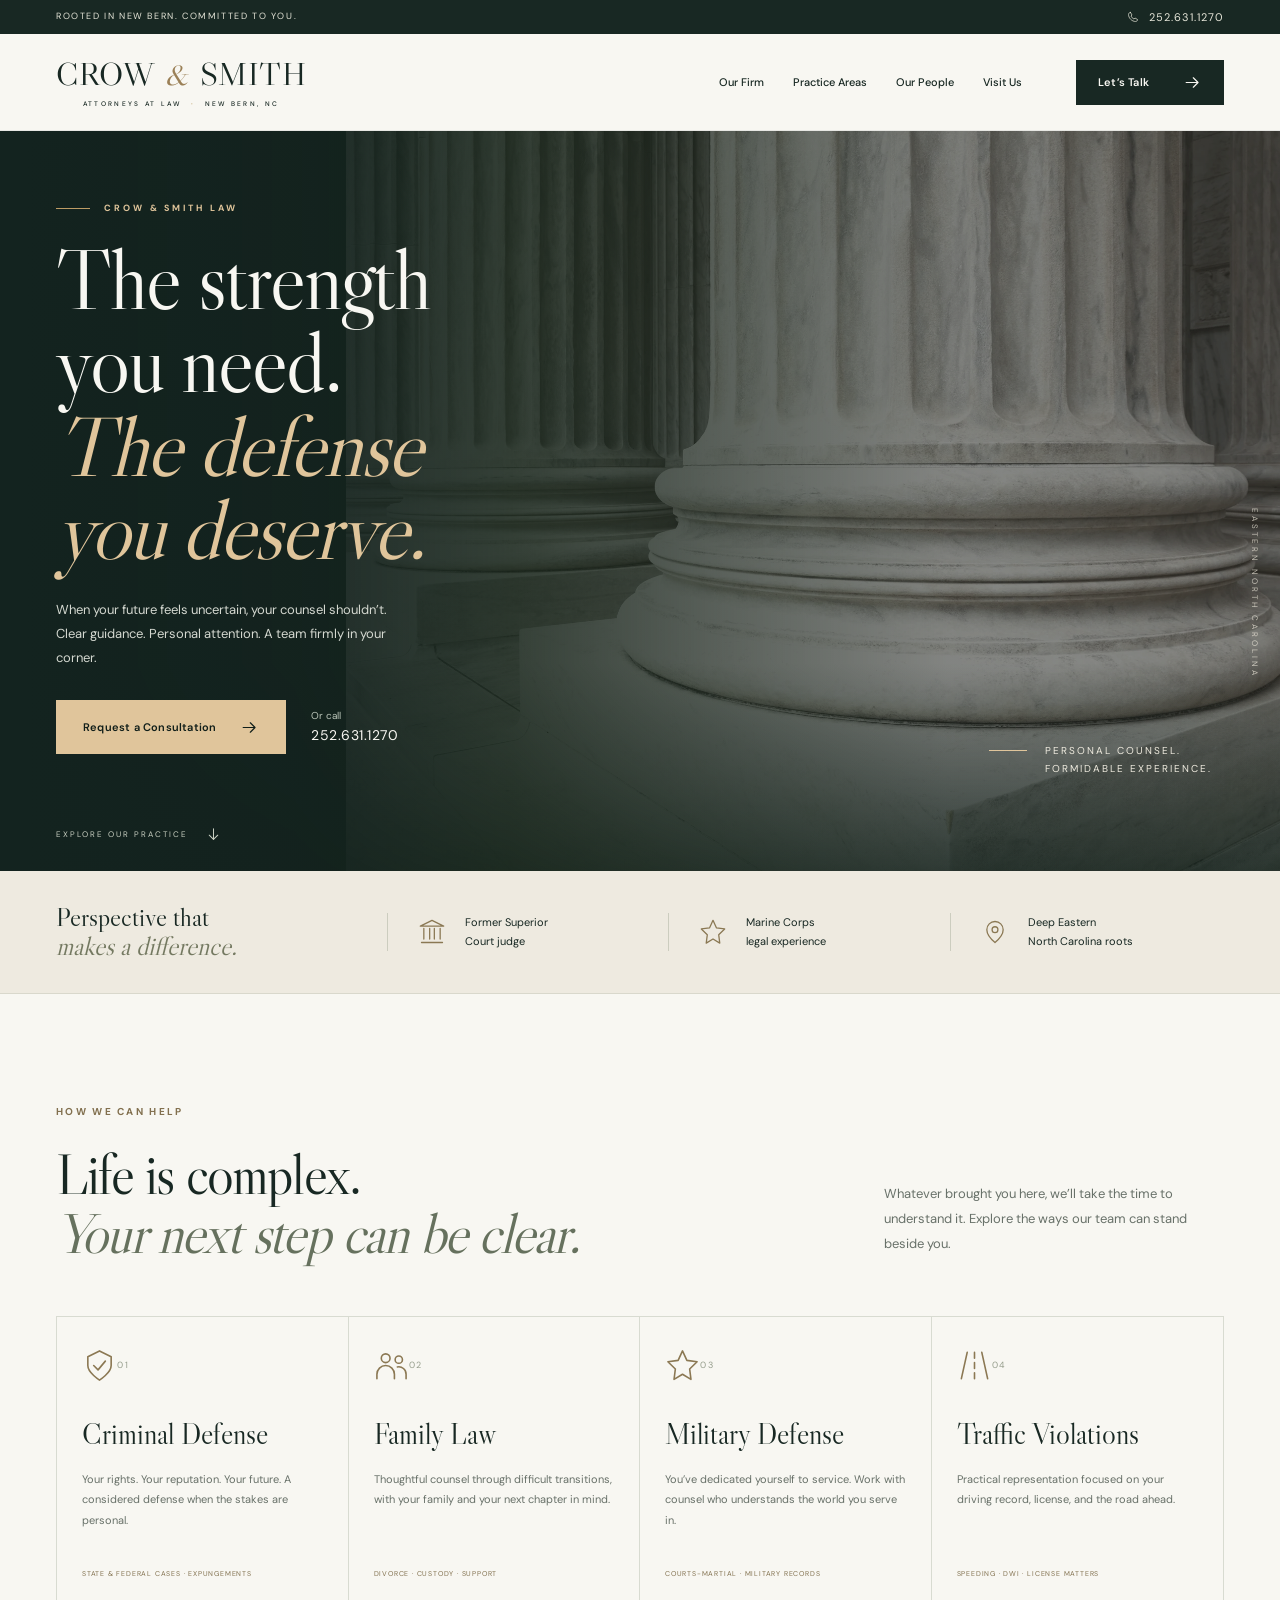
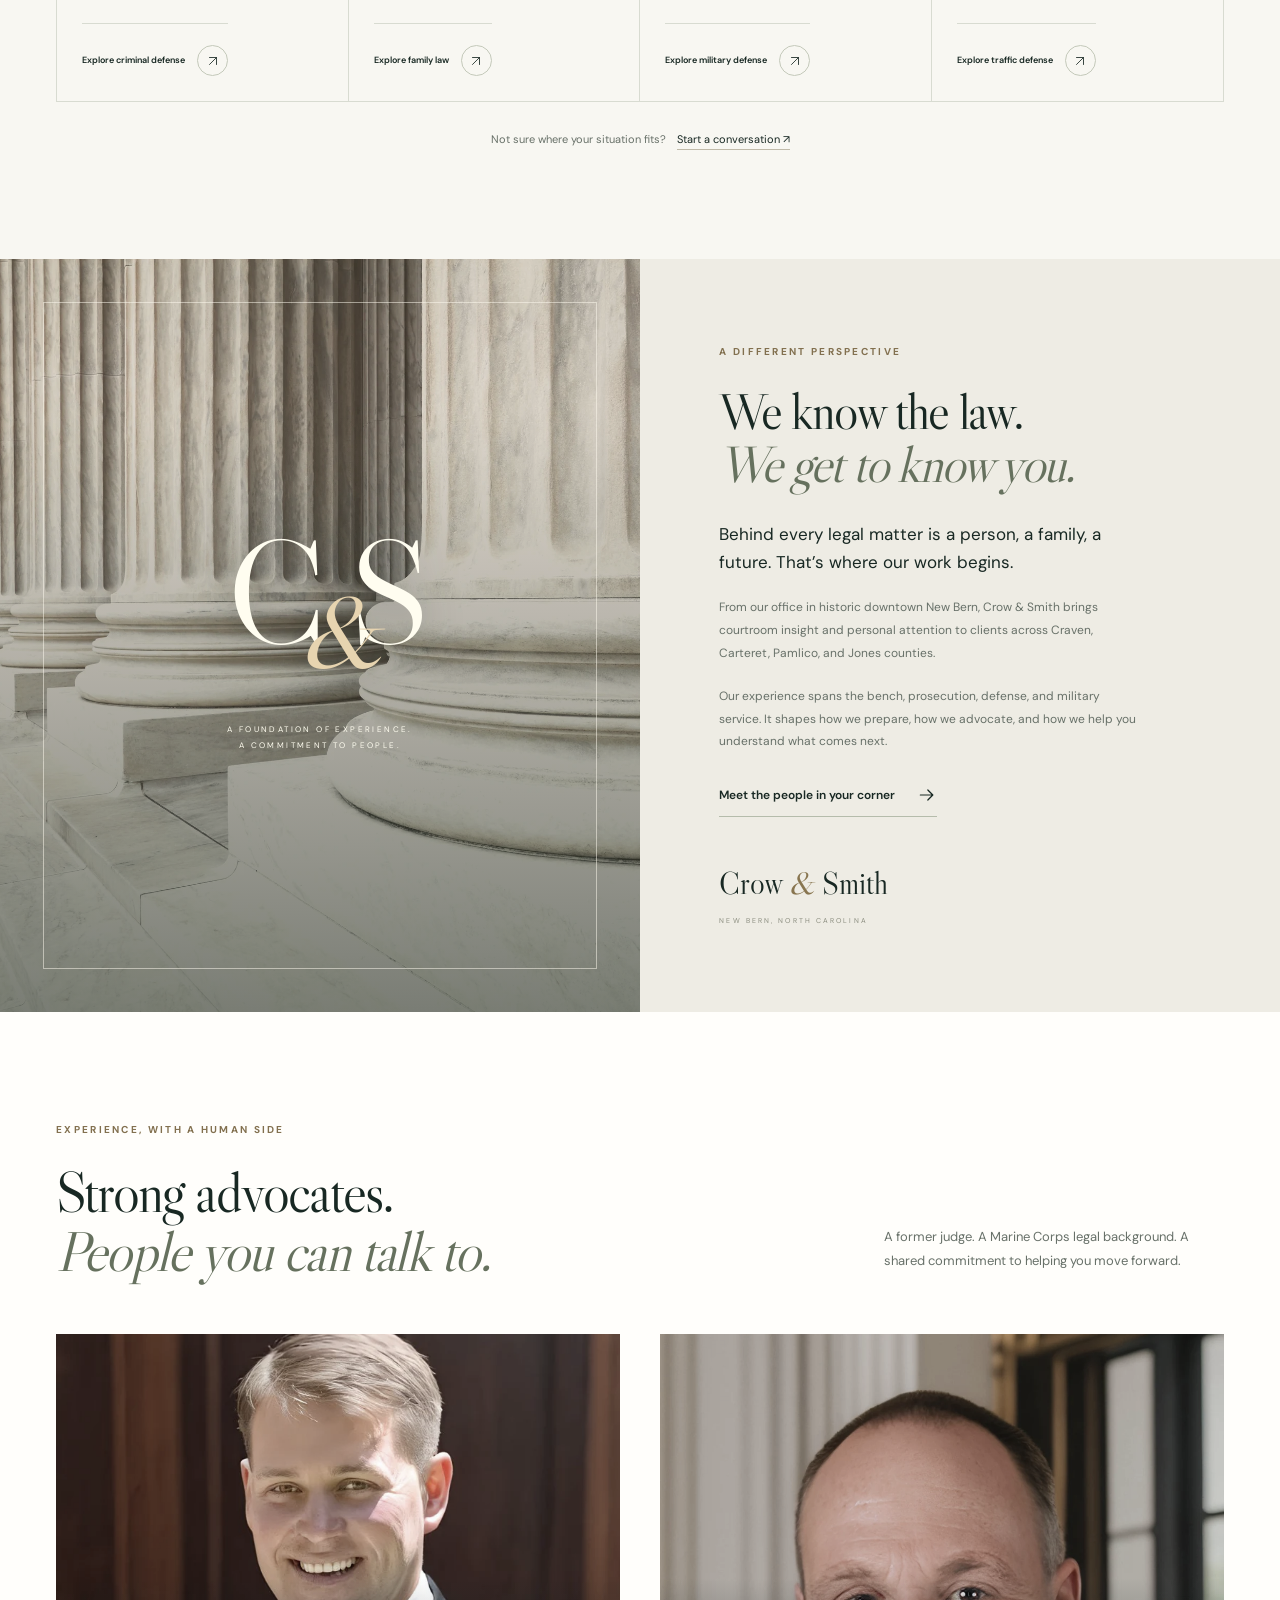
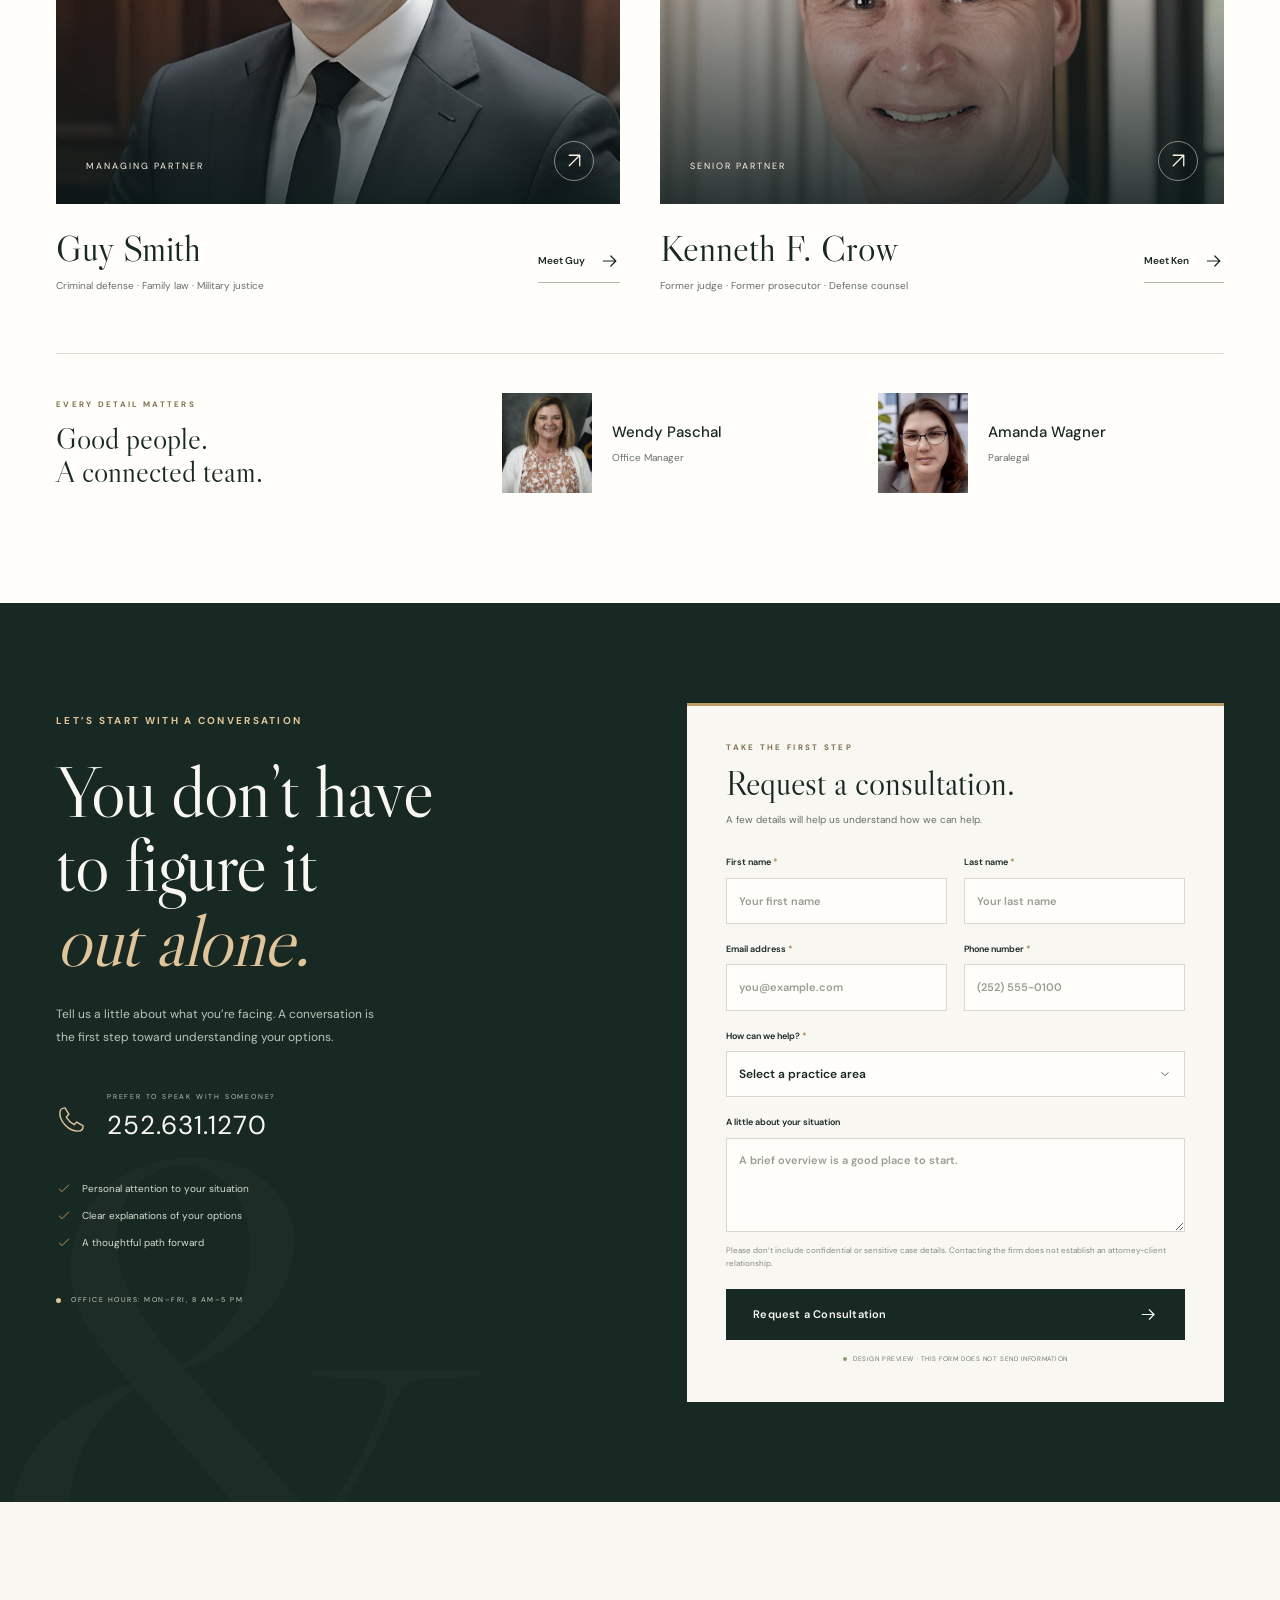
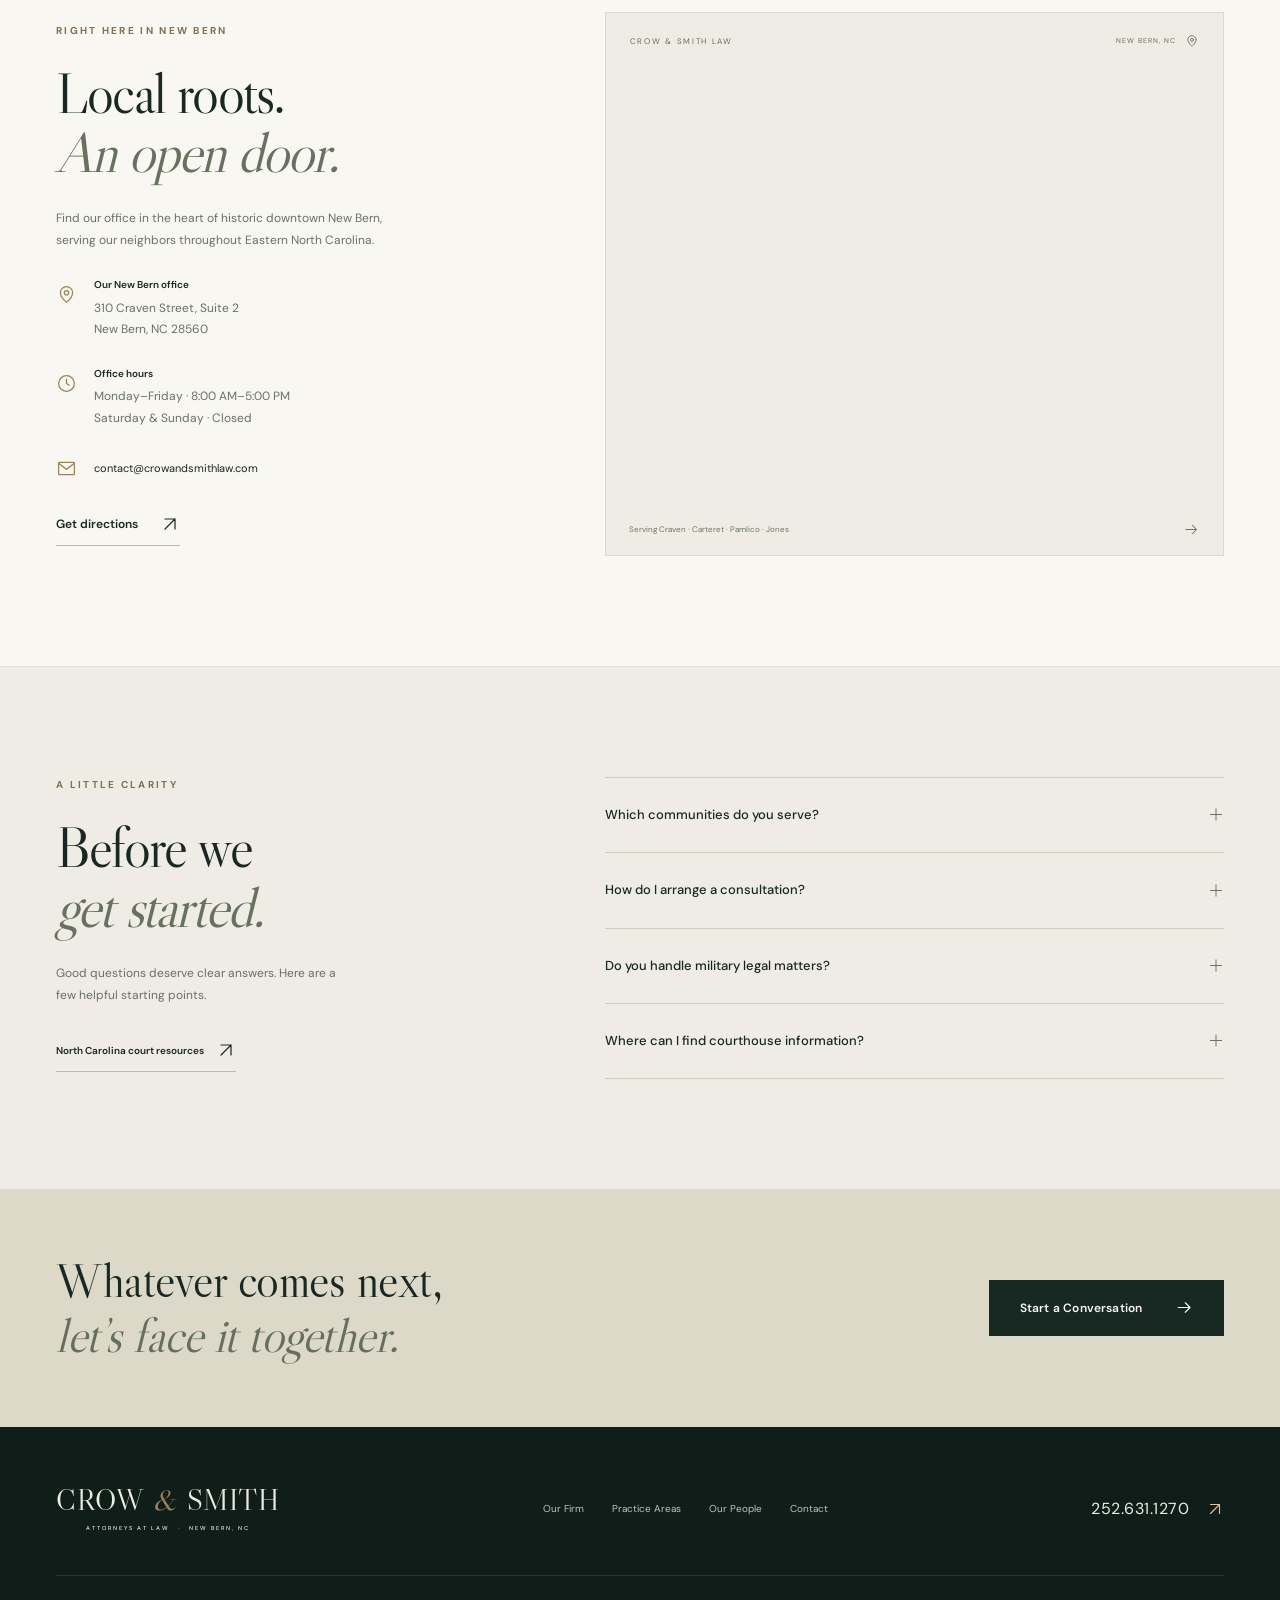
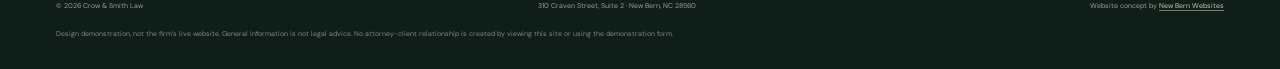
<file: index.html>
<!doctype html>
<html lang="en">
<head>
  <meta charset="utf-8">
  <meta name="viewport" content="width=device-width, initial-scale=1">
  <title>Crow &amp; Smith Law — Strength in Your Corner</title>
  <meta name="description" content="A new website concept for Crow & Smith Law. Criminal defense, family law, military defense, and traffic representation in New Bern and Eastern North Carolina.">
  <meta name="robots" content="noindex, nofollow, noarchive">
  <meta name="theme-color" content="#182823">
  <meta property="og:title" content="Crow & Smith Law — Strength in Your Corner">
  <meta property="og:description" content="Discover a new digital home for Crow & Smith Law. A website concept by New Bern Websites.">
  <meta property="og:type" content="website">
  <meta property="og:image" content="/assets/courthouse.webp">
  <link rel="icon" type="image/svg+xml" href="/assets/favicon.svg">
  <link rel="preload" as="image" href="/assets/courthouse.webp" fetchpriority="high">
  <link rel="stylesheet" href="/assets/fonts/fonts.css">
  <link rel="stylesheet" href="/styles.css">
  <script src="/script.js" defer></script>
</head>
<body>
  <a class="skip-link" href="#main">Skip to content</a>
  <svg class="icon-defs" aria-hidden="true" xmlns="http://www.w3.org/2000/svg"><defs>
    <symbol id="i-arrow" viewBox="0 0 24 24"><path d="M4 12h15m-6-6 6 6-6 6"/></symbol>
    <symbol id="i-diagonal" viewBox="0 0 24 24"><path d="M6 18 18 6M6 6h12v12"/></symbol>
    <symbol id="i-phone" viewBox="0 0 24 24"><path d="m7 3 3 5-2 2c1.6 3.2 2.8 4.4 6 6l2-2 5 3c0 3-2 4-4 4C10 21 3 14 3 7c0-2 1-4 4-4Z"/></symbol>
    <symbol id="i-pin" viewBox="0 0 24 24"><path d="M19 10c0 5-7 11-7 11S5 15 5 10a7 7 0 1 1 14 0Z"/><circle cx="12" cy="10" r="2.5"/></symbol>
    <symbol id="i-shield" viewBox="0 0 24 24"><path d="m12 2 8 4v6c0 5-8 10-8 10S4 17 4 12V6l8-4Z"/><path d="m8 12 3 3 5-6"/></symbol>
    <symbol id="i-family" viewBox="0 0 24 24"><circle cx="8" cy="7" r="3"/><circle cx="17" cy="8" r="2.5"/><path d="M2 21v-3a6 6 0 0 1 12 0v3m2-8a5 5 0 0 1 6 5v3"/></symbol>
    <symbol id="i-star" viewBox="0 0 24 24"><path d="m12 2 3 6.5 7 .9-5.1 5 .9 7.1L12 18l-5.8 3.5.9-7.1L2 9.4l7-.9L12 2Z"/></symbol>
    <symbol id="i-road" viewBox="0 0 24 24"><path d="M7 3 3 21M17 3l4 18M12 3v4m0 3v4m0 3v4"/></symbol>
    <symbol id="i-check" viewBox="0 0 24 24"><path d="m5 12 4 4L19 6"/></symbol>
    <symbol id="i-mail" viewBox="0 0 24 24"><rect x="3" y="5" width="18" height="14" rx="1"/><path d="m3 6 9 7 9-7"/></symbol>
    <symbol id="i-clock" viewBox="0 0 24 24"><circle cx="12" cy="12" r="9"/><path d="M12 7v5l3 2"/></symbol>
    <symbol id="i-plus" viewBox="0 0 24 24"><path d="M12 5v14M5 12h14"/></symbol>
    <symbol id="i-close" viewBox="0 0 24 24"><path d="m6 6 12 12M18 6 6 18"/></symbol>
    <symbol id="i-column" viewBox="0 0 24 24"><path d="m2 7 10-5 10 5H2Zm1 14h18M5 9v9m5-9v9m4-9v9m5-9v9"/></symbol>
  </defs></svg>

  <div class="topbar"><div class="container topbar-inner"><span>ROOTED IN NEW BERN. COMMITTED TO YOU.</span><a href="tel:+12526311270"><svg class="icon"><use href="#i-phone"/></svg>252.631.1270</a></div></div>
  <header class="site-header" id="header">
    <div class="container nav-shell">
      <a class="wordmark" href="#home" aria-label="Crow and Smith Law home"><span class="brand-name">CROW <i>&amp;</i> SMITH</span><span class="brand-sub">ATTORNEYS AT LAW <b>·</b> NEW BERN, NC</span></a>
      <nav class="desktop-nav" aria-label="Main navigation"><a href="#about">Our Firm</a><a href="#practice">Practice Areas</a><a href="#team">Our People</a><a href="#visit">Visit Us</a></nav>
      <a href="#contact" class="button button-ink nav-contact">Let’s Talk <svg class="icon"><use href="#i-arrow"/></svg></a>
      <button class="menu-toggle" type="button" aria-label="Open navigation" aria-expanded="false" aria-controls="mobile-nav"><span></span><span></span></button>
    </div>
    <nav class="mobile-nav" id="mobile-nav" aria-label="Mobile navigation" hidden><a href="#about">Our Firm</a><a href="#practice">Practice Areas</a><a href="#team">Our People</a><a href="#visit">Visit Us</a><a href="#contact">Request a Consultation <span>↗</span></a></nav>
  </header>

  <main id="main">
    <section class="hero" id="home" aria-labelledby="hero-title">
      <div class="hero-image"><img src="/assets/courthouse.webp" width="2200" height="1467" alt="Classical stone columns" fetchpriority="high"></div>
      <div class="hero-shade"></div>
      <div class="container hero-inner">
        <div class="hero-content">
          <p class="eyebrow light"><span class="small-rule"></span> CROW &amp; SMITH LAW</p>
          <h1 id="hero-title">The strength<br>you need.<br><em>The defense<br>you deserve.</em></h1>
          <p class="hero-description">When your future feels uncertain, your counsel shouldn’t. Clear guidance. Personal attention. A team firmly in your corner.</p>
          <div class="hero-actions"><a class="button button-gold" href="#contact">Request a Consultation <svg class="icon"><use href="#i-arrow"/></svg></a><a class="hero-phone" href="tel:+12526311270">Or call <span>252.631.1270</span></a></div>
        </div>
        <div class="hero-caption"><span class="caption-line"></span><p>PERSONAL COUNSEL.<br>FORMIDABLE EXPERIENCE.</p></div>
        <a class="scroll-cue" href="#practice"><span>EXPLORE OUR PRACTICE</span><svg class="icon"><use href="#i-arrow"/></svg></a>
      </div>
      <span class="hero-sideword" aria-hidden="true">EASTERN NORTH CAROLINA</span>
    </section>

    <div class="experience-strip"><div class="container experience-inner"><span class="experience-intro">Perspective that<br><em>makes a difference.</em></span><div><svg class="icon"><use href="#i-column"/></svg><span>Former Superior<br>Court judge</span></div><div><svg class="icon"><use href="#i-star"/></svg><span>Marine Corps<br>legal experience</span></div><div><svg class="icon"><use href="#i-pin"/></svg><span>Deep Eastern<br>North Carolina roots</span></div></div></div>

    <section class="section practice-section" id="practice" aria-labelledby="practice-title">
      <div class="container">
        <div class="section-heading"><div><p class="eyebrow">HOW WE CAN HELP</p><h2 id="practice-title">Life is complex.<br><em>Your next step can be clear.</em></h2></div><p>Whatever brought you here, we’ll take the time to understand it. Explore the ways our team can stand beside you.</p></div>
        <div class="practice-grid">
          <button class="practice-card" data-practice="criminal" type="button"><span class="practice-top"><svg class="practice-icon"><use href="#i-shield"/></svg><span class="card-index">01</span></span><span class="practice-name">Criminal Defense</span><span class="practice-description">Your rights. Your reputation. Your future. A considered defense when the stakes are personal.</span><span class="practice-tags">STATE &amp; FEDERAL CASES · EXPUNGEMENTS</span><span class="card-bottom">Explore criminal defense <span class="round-arrow"><svg class="icon"><use href="#i-diagonal"/></svg></span></span></button>
          <button class="practice-card" data-practice="family" type="button"><span class="practice-top"><svg class="practice-icon"><use href="#i-family"/></svg><span class="card-index">02</span></span><span class="practice-name">Family Law</span><span class="practice-description">Thoughtful counsel through difficult transitions, with your family and your next chapter in mind.</span><span class="practice-tags">DIVORCE · CUSTODY · SUPPORT</span><span class="card-bottom">Explore family law <span class="round-arrow"><svg class="icon"><use href="#i-diagonal"/></svg></span></span></button>
          <button class="practice-card" data-practice="military" type="button"><span class="practice-top"><svg class="practice-icon"><use href="#i-star"/></svg><span class="card-index">03</span></span><span class="practice-name">Military Defense</span><span class="practice-description">You’ve dedicated yourself to service. Work with counsel who understands the world you serve in.</span><span class="practice-tags">COURTS-MARTIAL · MILITARY RECORDS</span><span class="card-bottom">Explore military defense <span class="round-arrow"><svg class="icon"><use href="#i-diagonal"/></svg></span></span></button>
          <button class="practice-card" data-practice="traffic" type="button"><span class="practice-top"><svg class="practice-icon"><use href="#i-road"/></svg><span class="card-index">04</span></span><span class="practice-name">Traffic Violations</span><span class="practice-description">Practical representation focused on your driving record, license, and the road ahead.</span><span class="practice-tags">SPEEDING · DWI · LICENSE MATTERS</span><span class="card-bottom">Explore traffic defense <span class="round-arrow"><svg class="icon"><use href="#i-diagonal"/></svg></span></span></button>
        </div>
        <p class="practice-footnote">Not sure where your situation fits? <a href="#contact">Start a conversation <span aria-hidden="true">↗</span></a></p>
      </div>
    </section>

    <section class="about-section" id="about" aria-labelledby="about-title">
      <div class="about-art"><img src="/assets/courthouse.webp" alt="The enduring detail of classical stone architecture" width="2200" height="1467" loading="lazy"><div class="about-art-inset"><span class="monogram" aria-hidden="true">C<span>&amp;</span>S</span><p>A FOUNDATION OF EXPERIENCE.<br>A COMMITMENT TO PEOPLE.</p></div></div>
      <div class="about-copy"><p class="eyebrow">A DIFFERENT PERSPECTIVE</p><h2 id="about-title">We know the law.<br><em>We get to know you.</em></h2><p class="intro-copy">Behind every legal matter is a person, a family, a future. That’s where our work begins.</p><p>From our office in historic downtown New Bern, Crow &amp; Smith brings courtroom insight and personal attention to clients across Craven, Carteret, Pamlico, and Jones counties.</p><p>Our experience spans the bench, prosecution, defense, and military service. It shapes how we prepare, how we advocate, and how we help you understand what comes next.</p><a class="text-link" href="#team">Meet the people in your corner <svg class="icon"><use href="#i-arrow"/></svg></a><div class="about-signoff"><span>Crow <i>&amp;</i> Smith</span><small>NEW BERN, NORTH CAROLINA</small></div></div>
    </section>

    <section class="section team-section" id="team" aria-labelledby="team-title"><div class="container">
      <div class="section-heading"><div><p class="eyebrow">EXPERIENCE, WITH A HUMAN SIDE</p><h2 id="team-title">Strong advocates.<br><em>People you can talk to.</em></h2></div><p>A former judge. A Marine Corps legal background. A shared commitment to helping you move forward.</p></div>
      <div class="attorney-grid">
        <article class="attorney-card"><button class="portrait-button" data-person="guy" type="button" aria-label="Read Guy Smith’s biography"><img src="/assets/guy-smith.webp" width="789" height="1014" alt="Guy Smith, Managing Partner" loading="lazy"><span class="portrait-label">MANAGING PARTNER</span><span class="portrait-action"><svg class="icon"><use href="#i-diagonal"/></svg></span></button><div class="attorney-info"><div><h3>Guy Smith</h3><p>Criminal defense · Family law · Military justice</p></div><button class="text-link" data-person="guy" type="button">Meet Guy <svg class="icon"><use href="#i-arrow"/></svg></button></div></article>
        <article class="attorney-card"><button class="portrait-button" data-person="ken" type="button" aria-label="Read Kenneth Crow’s biography"><img src="/assets/kenneth-crow.webp" width="1049" height="1400" alt="Kenneth F. Crow, Senior Partner" loading="lazy"><span class="portrait-label">SENIOR PARTNER</span><span class="portrait-action"><svg class="icon"><use href="#i-diagonal"/></svg></span></button><div class="attorney-info"><div><h3>Kenneth F. Crow</h3><p>Former judge · Former prosecutor · Defense counsel</p></div><button class="text-link" data-person="ken" type="button">Meet Ken <svg class="icon"><use href="#i-arrow"/></svg></button></div></article>
      </div>
      <div class="staff-strip"><div class="staff-intro"><p class="eyebrow">EVERY DETAIL MATTERS</p><h3>Good people.<br>A connected team.</h3></div><div class="staff-member"><img src="/assets/wendy-paschal.webp" alt="Wendy Paschal" width="1100" height="880" loading="lazy"><div><h4>Wendy Paschal</h4><p>Office Manager</p></div></div><div class="staff-member"><img src="/assets/amanda-wagner.webp" alt="Amanda Wagner" width="1100" height="1375" loading="lazy"><div><h4>Amanda Wagner</h4><p>Paralegal</p></div></div></div>
    </div></section>

    <section class="consultation-section section" id="contact" aria-labelledby="contact-title"><div class="container consultation-grid">
      <div class="consultation-copy"><p class="eyebrow light">LET’S START WITH A CONVERSATION</p><h2 id="contact-title">You don’t have<br>to figure it<br><em>out alone.</em></h2><p>Tell us a little about what you’re facing. A conversation is the first step toward understanding your options.</p><a class="consultation-phone" href="tel:+12526311270"><svg class="icon"><use href="#i-phone"/></svg><span><small>PREFER TO SPEAK WITH SOMEONE?</small><strong>252.631.1270</strong></span></a><div class="consultation-points"><span><svg class="icon"><use href="#i-check"/></svg>Personal attention to your situation</span><span><svg class="icon"><use href="#i-check"/></svg>Clear explanations of your options</span><span><svg class="icon"><use href="#i-check"/></svg>A thoughtful path forward</span></div><div class="consultation-hours"><span class="status-dot"></span> OFFICE HOURS: MON–FRI, 8 AM–5 PM</div></div>
      <div class="form-panel"><div class="form-heading"><span class="eyebrow">TAKE THE FIRST STEP</span><h3>Request a consultation.</h3><p>A few details will help us understand how we can help.</p></div>
        <form id="consultation-form" onsubmit="return false">
          <div class="form-row"><label>First name <span aria-hidden="true">*</span><input name="firstName" autocomplete="given-name" placeholder="Your first name" required maxlength="80"></label><label>Last name <span aria-hidden="true">*</span><input name="lastName" autocomplete="family-name" placeholder="Your last name" required maxlength="80"></label></div>
          <div class="form-row"><label>Email address <span aria-hidden="true">*</span><input name="email" type="email" autocomplete="email" placeholder="you@example.com" required maxlength="200"></label><label>Phone number <span aria-hidden="true">*</span><input name="phone" type="tel" autocomplete="tel" placeholder="(252) 555-0100" required maxlength="30"></label></div>
          <label>How can we help? <span aria-hidden="true">*</span><select name="practice" id="practice-select" required><option value="">Select a practice area</option><option value="criminal">Criminal Defense</option><option value="family">Family Law</option><option value="military">Military Defense</option><option value="traffic">Traffic Violations</option><option value="other">I’m not sure yet</option></select></label>
          <label>A little about your situation<textarea name="message" rows="3" placeholder="A brief overview is a good place to start." maxlength="2500"></textarea></label>
          <p class="form-fineprint">Please don’t include confidential or sensitive case details. Contacting the firm does not establish an attorney-client relationship.</p>
          <button class="button button-ink form-submit" type="submit">Request a Consultation <svg class="icon"><use href="#i-arrow"/></svg></button>
          <p class="demo-note"><span></span> DESIGN PREVIEW · THIS FORM DOES NOT SEND INFORMATION</p>
        </form>
        <div class="form-success" id="form-success" role="status" tabindex="-1" hidden><span class="success-circle"><svg class="icon"><use href="#i-check"/></svg></span><p class="eyebrow">A SIMPLE FIRST STEP</p><h3>That’s how easy<br>reaching out could be.</h3><p>This is a website demonstration. Your information has not been sent or saved.</p><p>For an actual consultation, call<br><a href="tel:+12526311270">252.631.1270</a>.</p><button class="text-link" type="button" id="reset-form">Explore the form again <svg class="icon"><use href="#i-arrow"/></svg></button></div>
      </div>
    </div></section>

    <section class="section visit-section" id="visit" aria-labelledby="visit-title"><div class="container visit-grid"><div class="visit-copy"><p class="eyebrow">RIGHT HERE IN NEW BERN</p><h2 id="visit-title">Local roots.<br><em>An open door.</em></h2><p>Find our office in the heart of historic downtown New Bern, serving our neighbors throughout Eastern North Carolina.</p><div class="visit-detail"><svg class="icon"><use href="#i-pin"/></svg><div><h3>Our New Bern office</h3><address>310 Craven Street, Suite 2<br>New Bern, NC 28560</address></div></div><div class="visit-detail"><svg class="icon"><use href="#i-clock"/></svg><div><h3>Office hours</h3><p>Monday–Friday · 8:00 AM–5:00 PM<br>Saturday &amp; Sunday · Closed</p></div></div><a class="visit-email" href="mailto:contact@crowandsmithlaw.com"><svg class="icon"><use href="#i-mail"/></svg>contact@crowandsmithlaw.com</a><a class="text-link" href="https://www.google.com/maps/dir/?api=1&amp;destination=310+Craven+Street+New+Bern+NC+28560" target="_blank" rel="noopener noreferrer">Get directions <svg class="icon"><use href="#i-diagonal"/></svg></a></div><div class="map-panel"><div class="map-heading"><span>CROW &amp; SMITH LAW</span><span>NEW BERN, NC <svg class="icon"><use href="#i-pin"/></svg></span></div><iframe title="Map of Crow and Smith Law at 310 Craven Street, New Bern, North Carolina" src="https://maps.google.com/maps?q=310%20Craven%20Street%20New%20Bern%20NC%2028560&amp;z=16&amp;output=embed" loading="lazy" referrerpolicy="no-referrer-when-downgrade" allowfullscreen></iframe><div class="map-footer"><span>Serving Craven · Carteret · Pamlico · Jones</span><svg class="icon"><use href="#i-arrow"/></svg></div></div></div></section>

    <section class="questions-section section" id="resources" aria-labelledby="questions-title"><div class="container questions-grid"><div><p class="eyebrow">A LITTLE CLARITY</p><h2 id="questions-title">Before we<br><em>get started.</em></h2><p>Good questions deserve clear answers. Here are a few helpful starting points.</p><a class="text-link" href="https://www.nccourts.gov/" target="_blank" rel="noopener noreferrer">North Carolina court resources <svg class="icon"><use href="#i-diagonal"/></svg></a></div><div class="faq-list"><details><summary>Which communities do you serve?<span class="faq-plus" aria-hidden="true"></span></summary><p>Our New Bern office serves clients in Craven, Carteret, Pamlico, and Jones counties and surrounding Eastern North Carolina communities. Call to discuss your matter and where it is being handled.</p></details><details><summary>How do I arrange a consultation?<span class="faq-plus" aria-hidden="true"></span></summary><p>Call 252-631-1270 during office hours, Monday through Friday from 8 AM to 5 PM. The team can discuss your needs and help arrange the next step. The form on this concept website is for demonstration only.</p></details><details><summary>Do you handle military legal matters?<span class="faq-plus" aria-hidden="true"></span></summary><p>Yes. Guy Smith’s practice includes military justice, with representation in courts-martial, administrative separation proceedings, investigations, and military record matters.</p></details><details><summary>Where can I find courthouse information?<span class="faq-plus" aria-hidden="true"></span></summary><p>The North Carolina Judicial Branch maintains official location and contact information. <a href="https://www.nccourts.gov/locations/craven-county/craven-county-courthouse" target="_blank" rel="noopener noreferrer">Visit the Craven County Courthouse page ↗</a> or contact our office with questions about your appointment.</p></details></div></div></section>

    <section class="closing-section"><div class="container closing-inner"><p>Whatever comes next,<br><em>let’s face it together.</em></p><a href="#contact" class="button button-gold">Start a Conversation <svg class="icon"><use href="#i-arrow"/></svg></a></div></section>
  </main>
  <footer class="site-footer"><div class="container"><div class="footer-top"><a class="wordmark footer-brand" href="#home" aria-label="Crow and Smith Law home"><span class="brand-name">CROW <i>&amp;</i> SMITH</span><span class="brand-sub">ATTORNEYS AT LAW <b>·</b> NEW BERN, NC</span></a><div class="footer-nav"><a href="#about">Our Firm</a><a href="#practice">Practice Areas</a><a href="#team">Our People</a><a href="#contact">Contact</a></div><a class="footer-phone" href="tel:+12526311270">252.631.1270 <svg class="icon"><use href="#i-diagonal"/></svg></a></div><div class="footer-bottom"><span>© 2026 Crow &amp; Smith Law</span><span>310 Craven Street, Suite 2 · New Bern, NC 28560</span><span>Website concept by <a href="https://www.newbernwebsites.com/" target="_blank" rel="noopener noreferrer">New Bern Websites</a></span></div><p class="footer-notice">Design demonstration, not the firm’s live website. General information is not legal advice. No attorney-client relationship is created by viewing this site or using the demonstration form.</p></div></footer>
  <div class="mobile-contact"><a href="tel:+12526311270"><svg class="icon"><use href="#i-phone"/></svg>Call the Office</a><a href="#contact">Request a Consultation <svg class="icon"><use href="#i-arrow"/></svg></a></div>
  <dialog id="detail-dialog" class="detail-dialog" aria-labelledby="detail-title"><button class="dialog-close" type="button" aria-label="Close details"><svg class="icon"><use href="#i-close"/></svg></button><div id="detail-content"></div></dialog>
  <noscript><div class="no-script-note">Call 252-631-1270 for more information. Enable JavaScript to explore the practice and attorney profiles in this demo.</div></noscript>
</body>
</html>
</file>
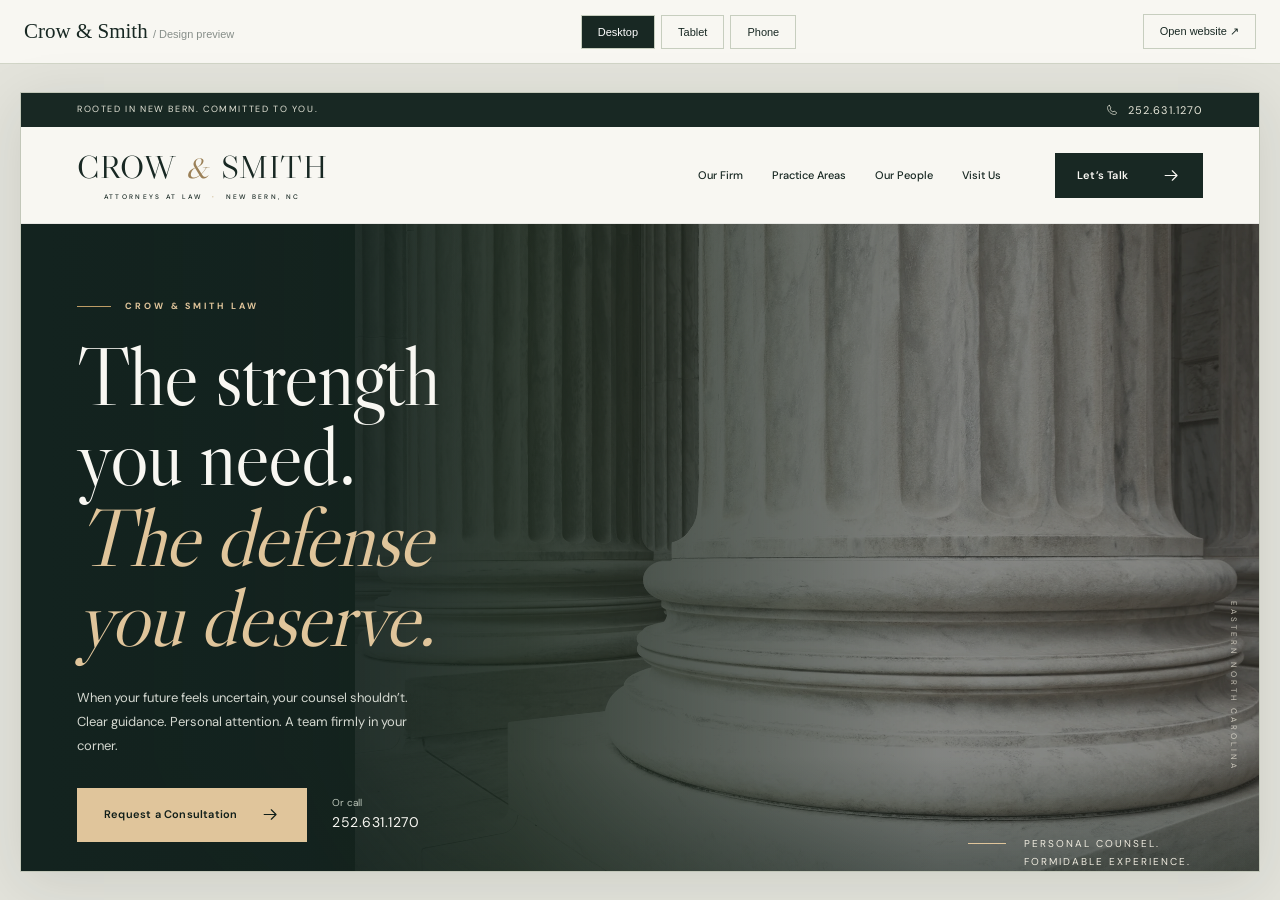
<file: design-preview.html>
<!doctype html>
<html lang="en"><head><meta charset="utf-8"><meta name="viewport" content="width=device-width,initial-scale=1"><meta name="robots" content="noindex,nofollow"><title>Crow &amp; Smith — Design Preview</title><style>*{box-sizing:border-box}body{margin:0;background:#e3e3db;color:#182823;font:12px Arial,sans-serif}header{min-height:64px;display:flex;justify-content:space-between;gap:20px;align-items:center;padding:12px 24px;background:#f8f7f2;border-bottom:1px solid #d1d5c7}strong{font:21px Georgia,serif}nav{display:flex;gap:6px}button,a{border:1px solid #c7cebf;padding:10px 16px;background:transparent;color:inherit;cursor:pointer;text-decoration:none;font-size:11px}button[aria-pressed=true]{background:#182823;color:#fff}main{padding:28px 20px;display:flex;justify-content:center}iframe{width:100%;max-width:1440px;height:calc(100dvh - 120px);border:1px solid #c2c7b9;background:#f8f7f2;box-shadow:0 12px 55px #1828231c}iframe.phone{width:390px;border:7px solid #182823;border-radius:27px;height:844px;max-height:calc(100dvh - 120px)}iframe.tablet{width:820px}@media(max-width:650px){header{flex-wrap:wrap;padding:15px;gap:12px}strong{font-size:18px}button,a{padding:8px 10px}main{padding:15px 8px}iframe{height:calc(100dvh - 140px)}}</style></head><body><header><strong>Crow &amp; Smith <span style="opacity:.5;font:11px Arial">/ Design preview</span></strong><nav aria-label="Device preview"><button data-device="desktop" aria-pressed="true">Desktop</button><button data-device="tablet" aria-pressed="false">Tablet</button><button data-device="phone" aria-pressed="false">Phone</button></nav><a href="/" target="_blank" rel="noopener">Open website ↗</a></header><main><iframe src="/" title="Crow and Smith responsive website preview"></iframe></main><script>const frame=document.querySelector('iframe');document.querySelectorAll('[data-device]').forEach(button=>button.addEventListener('click',()=>{document.querySelectorAll('[data-device]').forEach(item=>item.setAttribute('aria-pressed',String(item===button)));frame.className=button.dataset.device==='desktop'?'':button.dataset.device;}));</script></body></html>
</file>
<file: assets/fonts/fonts.css>
@font-face {
  font-family: 'DM Sans';
  font-style: normal;
  font-weight: 400;
  font-display: swap;
  src: url(/assets/fonts/font-0.ttf) format('truetype');
}
@font-face {
  font-family: 'DM Sans';
  font-style: normal;
  font-weight: 500;
  font-display: swap;
  src: url(/assets/fonts/font-1.ttf) format('truetype');
}
@font-face {
  font-family: 'DM Sans';
  font-style: normal;
  font-weight: 600;
  font-display: swap;
  src: url(/assets/fonts/font-2.ttf) format('truetype');
}
@font-face {
  font-family: 'DM Sans';
  font-style: normal;
  font-weight: 700;
  font-display: swap;
  src: url(/assets/fonts/font-3.ttf) format('truetype');
}
@font-face {
  font-family: 'Libre Caslon Display';
  font-style: normal;
  font-weight: 400;
  font-display: swap;
  src: url(/assets/fonts/font-4.ttf) format('truetype');
}
</file>
<file: styles.css>
:root{--ink:#182823;--ink-deep:#101e19;--ivory:#f8f7f2;--paper:#eeece4;--white:#fffefb;--gold:#bd9c65;--gold-light:#e0c59b;--muted:#687169;--line:#d8dbd1;--serif:'Libre Caslon Display',Georgia,serif;--sans:'DM Sans',Arial,sans-serif}
*{box-sizing:border-box}html{scroll-behavior:smooth;scroll-padding-top:104px}body{margin:0;background:var(--ivory);color:var(--ink);font-family:var(--sans);font-size:15px;line-height:1.7;-webkit-font-smoothing:antialiased}body.dialog-open{overflow:hidden}a{color:inherit;text-decoration:none}button,input,select,textarea{font:inherit}button{cursor:pointer}button,a,input,select,textarea{-webkit-tap-highlight-color:transparent}button{color:inherit}a,button{touch-action:manipulation}button:focus-visible,a:focus-visible,summary:focus-visible{outline:2px solid var(--gold);outline-offset:6px}::selection{background:var(--gold-light);color:var(--ink)}h1,h2,h3,h4,p{margin:0}h1,h2,h3{font-family:var(--serif);font-weight:400;line-height:1.05}h2{font-size:clamp(40px,4.4vw,66px);letter-spacing:-1.8px}h2 em{color:#66715e;font-style:italic}img{display:block;width:100%;height:auto}svg{fill:none;stroke:currentColor;stroke-linecap:round;stroke-linejoin:round;stroke-width:1.45}.icon{width:21px;height:21px;flex:none}.icon-defs{position:absolute;width:0;height:0;overflow:hidden}.container{width:min(1280px,calc(100% - 112px));margin-inline:auto}.section{padding-block:110px}.eyebrow{font-size:10px;letter-spacing:2.3px;font-weight:700;line-height:1.6;color:#82704f;margin-bottom:25px}.eyebrow.light{color:var(--gold-light)}.button{display:inline-flex;justify-content:center;align-items:center;gap:32px;min-height:56px;padding:15px 26px;font-size:12px;font-weight:600;letter-spacing:.2px;border:1px solid transparent;transition:background .25s,transform .25s,box-shadow .25s}.button:hover{transform:translateY(-2px)}.button .icon{width:19px;height:19px;transition:transform .25s}.button:hover .icon{transform:translateX(4px)}.button-ink{background:var(--ink);color:var(--ivory)}.button-ink:hover{background:#2b4437;box-shadow:0 8px 20px #18282314}.button-gold{background:var(--gold-light);color:var(--ink-deep)}.button-gold:hover{background:#ead5b3}.text-link{display:inline-flex;align-items:center;gap:22px;padding:11px 0;background:none;border:0;border-bottom:1px solid #b5bcab;font-size:12px;font-weight:600;line-height:1.5}.text-link:hover{color:#8a6b3c;border-color:var(--gold)}.text-link .icon{width:20px;height:20px}.skip-link{position:fixed;top:10px;left:10px;padding:12px;background:var(--gold-light);transform:translateY(-160%);z-index:1000}.skip-link:focus{transform:none}[hidden]{display:none!important}
.topbar{background:var(--ink);color:#e6e6d9;font-size:9px;letter-spacing:1.6px}.topbar-inner{height:34px;display:flex;justify-content:space-between;align-items:center}.topbar a{display:flex;align-items:center;gap:10px;font-size:11px;letter-spacing:1px}.topbar .icon{width:12px;height:12px}.site-header{position:sticky;top:0;z-index:40;background:#f8f7f2f5;backdrop-filter:blur(18px);border-bottom:1px solid #18282312;transition:box-shadow .25s}.site-header.is-scrolled{box-shadow:0 5px 30px #1828230a}.nav-shell{height:96px;display:flex;align-items:center;justify-content:space-between;gap:26px}.wordmark{display:inline-flex;flex-direction:column;align-items:center;line-height:1}.brand-name{font-family:var(--serif);font-size:33px;letter-spacing:.5px;white-space:nowrap}.brand-name i{font-size:28px;color:#9b8057;font-style:italic;margin:0 3px}.brand-sub{margin-top:11px;font-size:6.6px;letter-spacing:2.3px;font-weight:500}.brand-sub b{color:var(--gold);margin:0 5px}.desktop-nav{display:flex;align-items:center;gap:29px;margin-left:auto;margin-right:28px}.desktop-nav a{font-size:11px;font-weight:500;padding:20px 0;position:relative}.desktop-nav a::after{position:absolute;left:0;bottom:12px;width:0;height:1px;background:var(--gold);content:'';transition:width .2s}.desktop-nav a:hover::after{width:100%}.nav-contact{min-height:45px;gap:34px;padding:10px 21px;font-size:11px}.menu-toggle{display:none}.mobile-nav{background:var(--ivory);padding:8px 26px 24px;box-shadow:0 20px 20px #1828230c}.mobile-nav a{display:flex;justify-content:space-between;padding:14px 4px;border-bottom:1px solid var(--line);font-size:17px}
.hero{position:relative;min-height:740px;background:var(--ink-deep);overflow:hidden;color:var(--ivory)}.hero-image{position:absolute;inset:0 0 0 27%;overflow:hidden}.hero-image img{width:100%;height:100%;object-fit:cover;object-position:67% center;filter:brightness(.66) saturate(.65);animation:hero-image-in 1.6s ease-out both}.hero-shade{position:absolute;inset:0;background:linear-gradient(90deg,#13231f 2%,#14231fed 23%,#16251ac4 40%,#12211a2c 74%,#17251b21),linear-gradient(0deg,#0d1c16b8,transparent 28%)}.hero-inner{position:relative;min-height:740px;display:flex;align-items:center;padding-top:38px;padding-bottom:85px}.hero-content{max-width:680px;position:relative;z-index:1}.hero .eyebrow{display:flex;align-items:center;gap:14px;margin-bottom:23px;font-size:9px;letter-spacing:2.9px}.small-rule{width:34px;height:1px;background:var(--gold)}.hero h1{font-size:clamp(65px,6.6vw,96px);letter-spacing:-2px;line-height:.985;animation:hero-copy-in .9s ease both}.hero h1 em{color:var(--gold-light);font-weight:400;font-style:italic}.hero-description{font-size:13px;color:#d4d8d0;max-width:362px;line-height:1.85;margin-top:27px;animation:hero-copy-in 1s .1s ease both}.hero-actions{display:flex;align-items:center;gap:25px;margin-top:30px;animation:hero-copy-in 1s .2s ease both}.hero-actions .button{font-size:11px;gap:24px;min-height:54px}.hero-phone{color:#bbc5b9;font-size:10px;line-height:1.7}.hero-phone span{display:block;font-size:14px;color:var(--ivory);letter-spacing:.5px}.hero-caption{position:absolute;right:12px;bottom:93px;display:flex;gap:18px;align-items:flex-start}.caption-line{width:38px;height:1px;margin-top:8px;background:var(--gold-light)}.hero-caption p{font-size:10px;letter-spacing:2px;line-height:1.8;color:#efebdf}.scroll-cue{position:absolute;bottom:28px;left:0;display:flex;align-items:center;gap:17px;font-size:8px;letter-spacing:2px;color:#c8cfc1}.scroll-cue .icon{transform:rotate(90deg);height:17px;width:17px}.hero-sideword{position:absolute;right:19px;top:51%;writing-mode:vertical-rl;font-size:8px;letter-spacing:3px;color:#f3eddfb8}
.experience-strip{background:#eeeae0;border-bottom:1px solid #d9d8cc}.experience-inner{display:grid;grid-template-columns:1.2fr 1fr 1fr 1.1fr;align-items:center;min-height:122px;gap:32px}.experience-intro{font-family:var(--serif);font-size:26px;line-height:1.1}.experience-intro em{color:#747961}.experience-inner>div{display:flex;gap:19px;align-items:center;border-left:1px solid #cccdbf;padding-left:30px}.experience-inner>div .icon{width:28px;height:28px;color:#8a7853;stroke-width:1.1}.experience-inner>div span{font-size:11px;line-height:1.7}
.section-heading{display:grid;grid-template-columns:1.45fr 1fr;align-items:end;gap:60px;margin-bottom:53px}.section-heading>p{font-size:13px;line-height:1.9;color:var(--muted);max-width:340px;margin-left:auto;margin-bottom:7px}.practice-grid{display:grid;grid-template-columns:repeat(4,1fr);border:1px solid var(--line)}.practice-card{display:flex;flex-direction:column;text-align:left;background:transparent;border:0;border-right:1px solid var(--line);padding:31px 25px 25px;min-width:0;transition:background .3s,color .3s,transform .3s}.practice-card:last-child{border-right:0}.practice-top{display:flex;align-items:center;justify-content:space-between;margin-bottom:34px}.practice-icon{width:35px;height:35px;color:#8b7853;stroke-width:1.1}.card-index{color:#959d8c;font-size:9px;letter-spacing:1.5px}.practice-name{font-family:var(--serif);font-size:29px;line-height:1.2;margin-bottom:17px;white-space:nowrap}.practice-description{font-size:11px;line-height:1.85;color:var(--muted);min-height:84px}.practice-tags{font-size:7px;letter-spacing:.8px;line-height:1.7;color:#837250;min-height:43px;padding-top:15px}.card-bottom{display:flex;align-items:center;justify-content:space-between;gap:12px;border-top:1px solid var(--line);padding-top:21px;margin-top:27px;font-size:9px;font-weight:600}.round-arrow{display:grid;place-items:center;border:1px solid #c4c9ba;border-radius:50%;width:31px;height:31px;flex:none}.round-arrow .icon{width:14px;height:14px}.practice-card:hover{background:var(--ink);color:var(--ivory);transform:translateY(-6px);box-shadow:0 18px 30px #18282313}.practice-card:hover .practice-description{color:#c2cabc}.practice-card:hover .practice-icon,.practice-card:hover .practice-tags{color:var(--gold-light)}.practice-card:hover .card-bottom,.practice-card:hover .round-arrow{border-color:#89917e55}.practice-footnote{text-align:center;font-size:11px;color:var(--muted);margin-top:28px}.practice-footnote a{color:var(--ink);border-bottom:1px solid #c0baa9;padding-bottom:3px;margin-left:8px}
.about-section{display:grid;grid-template-columns:1fr 1fr;background:var(--paper)}.about-art{position:relative;min-height:660px;overflow:hidden;background:#b8b7a8}.about-art>img{width:100%;height:100%;object-fit:cover;position:absolute;object-position:14% center;filter:sepia(.13) brightness(.9)}.about-art::after{content:'';position:absolute;inset:0;background:linear-gradient(0deg,#17251e80,transparent 80%)}.about-art-inset{position:absolute;inset:43px;z-index:1;border:1px solid #fffcf081;display:flex;flex-direction:column;align-items:center;justify-content:center;color:#fffdf0;text-align:center}.monogram{font-family:var(--serif);font-size:148px;letter-spacing:-18px;line-height:1;filter:drop-shadow(0 3px 20px #17251e55)}.monogram span{font-size:100px;font-style:italic;display:inline-block;color:#e7d4b0;margin-left:-9px;margin-right:-16px;transform:translateY(23px)}.about-art-inset p{font-size:8px;letter-spacing:2.4px;line-height:2;margin-top:55px}.about-copy{padding:85px clamp(38px,6.2vw,100px);align-self:center}.about-copy h2{font-size:clamp(37px,4vw,58px)}.about-copy>p:not(.eyebrow){color:var(--muted);font-size:12px;line-height:1.9;margin-top:20px;max-width:420px}.about-copy .intro-copy{font-size:17px!important;color:var(--ink)!important;line-height:1.65!important;margin-top:28px!important}.about-copy .text-link{margin-top:21px}.about-signoff{margin-top:40px;display:flex;flex-direction:column}.about-signoff>span{font-family:var(--serif);font-size:31px}.about-signoff>span i{color:#88754f;font-style:italic}.about-signoff small{font-size:7px;letter-spacing:2.1px;margin-top:5px;color:#8b8d7f}
.team-section{background:var(--white)}.attorney-grid{display:grid;grid-template-columns:1fr 1fr;gap:40px}.portrait-button{display:block;width:100%;position:relative;border:0;padding:0;overflow:hidden;background:#c4c5b8;aspect-ratio:1.2}.portrait-button>img{height:100%;object-fit:cover;object-position:50% 10%;transition:transform .6s ease,filter .6s;filter:saturate(.67)}.portrait-button:hover>img{transform:scale(1.035);filter:saturate(1)}.portrait-button::after{content:'';position:absolute;inset:0;background:linear-gradient(0deg,#0b191acc,transparent 48%);pointer-events:none}.portrait-label{position:absolute;left:30px;bottom:30px;z-index:1;color:#fff6e4;font-size:9px;letter-spacing:2px}.portrait-action{position:absolute;right:26px;bottom:23px;z-index:1;color:#fff6e4;width:40px;height:40px;border:1px solid #f4edda80;border-radius:50%;display:grid;place-items:center}.attorney-info{padding-top:25px;display:flex;align-items:center;justify-content:space-between;gap:16px}.attorney-info h3{font-size:37px}.attorney-info p{font-size:10px;color:var(--muted);margin-top:9px}.attorney-info .text-link{white-space:nowrap;gap:15px;font-size:10px}.staff-strip{border-top:1px solid var(--line);margin-top:59px;padding-top:39px;display:grid;grid-template-columns:1.2fr 1fr 1fr;gap:30px;align-items:center}.staff-intro .eyebrow{font-size:8px;margin-bottom:11px}.staff-intro h3{font-size:30px;line-height:1.1}.staff-member{display:flex;align-items:center;gap:20px}.staff-member img{width:90px;height:100px;object-fit:cover;object-position:center 30%;filter:saturate(.65)}.staff-member h4{font-size:15px;font-weight:500}.staff-member p{font-size:10px;color:var(--muted);margin-top:4px}
.consultation-section{position:relative;overflow:hidden;background:var(--ink);color:var(--ivory);padding-block:100px}.consultation-section::before{content:'&';position:absolute;left:-20px;bottom:-220px;font-family:var(--serif);font-size:660px;line-height:1;color:#f3e4c605;pointer-events:none}.consultation-grid{position:relative;display:grid;grid-template-columns:1fr 1.02fr;gap:105px;align-items:start}.consultation-copy{padding-top:10px}.consultation-copy h2{font-size:clamp(53px,5.7vw,83px);line-height:1.02;letter-spacing:-1.5px}.consultation-copy h2 em{color:var(--gold-light)}.consultation-copy>p:not(.eyebrow){color:#b9c5b7;font-size:12px;line-height:1.9;max-width:330px;margin-top:26px}.consultation-phone{display:flex;align-items:center;gap:20px;margin-top:42px}.consultation-phone>.icon{width:31px;height:31px;color:var(--gold-light);stroke-width:1.1}.consultation-phone span{display:flex;flex-direction:column}.consultation-phone small{font-size:7px;letter-spacing:1.8px;color:#b8c4b4}.consultation-phone strong{font-size:26px;letter-spacing:1px;font-weight:400;line-height:1.8}.consultation-points{display:grid;gap:10px;margin-top:31px}.consultation-points span{display:flex;align-items:center;gap:10px;font-size:10px;color:#d4dccf}.consultation-points .icon{color:var(--gold);width:16px;height:16px}.consultation-hours{margin-top:43px;font-size:7px;letter-spacing:1.5px;color:#c8d1be;display:flex;align-items:center;gap:10px}.status-dot{width:5px;height:5px;border-radius:50%;background:var(--gold-light)}.form-panel{padding:38px 39px;background:var(--ivory);color:var(--ink);position:relative;min-height:650px}.form-panel::before{position:absolute;top:0;left:0;right:0;height:3px;background:var(--gold);content:''}.form-heading .eyebrow{font-size:8px;display:block;margin-bottom:12px}.form-heading h3{font-size:34px}.form-heading p{font-size:10px;color:var(--muted);margin-top:10px;margin-bottom:27px}.form-row{display:grid;grid-template-columns:1fr 1fr;gap:17px}form label{display:block;font-size:9px;font-weight:600;margin-bottom:18px}form label>span{color:#a78450}input,select,textarea{display:block;width:100%;margin-top:7px;border:1px solid #d6d8cd;background:#fffefb;color:var(--ink);padding:12px;font-size:12px;border-radius:0;outline:none;transition:border-color .2s,box-shadow .2s;min-width:0}input,select{min-height:45px}textarea{resize:vertical;min-height:94px;max-height:230px}input::placeholder,textarea::placeholder{color:#9a9d92;font-size:11px}input:focus,select:focus,textarea:focus{border-color:var(--gold);box-shadow:0 0 0 2px #bd9c6520}select{appearance:none;background-image:url("data:image/svg+xml,%3Csvg xmlns='http://www.w3.org/2000/svg' viewBox='0 0 16 16' fill='none' stroke='%234d594c'%3E%3Cpath d='m4 6 4 4 4-4'/%3E%3C/svg%3E");background-repeat:no-repeat;background-position:right 12px center;background-size:14px;padding-right:30px}.form-fineprint{font-size:8px;line-height:1.65;color:#878c80;margin-top:-6px;margin-bottom:19px}.form-submit{width:100%;min-height:50px;font-size:11px;justify-content:space-between}.demo-note{font-size:6.5px;letter-spacing:.55px;color:#717d68;text-align:center;line-height:1.6;margin-top:14px;display:flex;align-items:center;justify-content:center;gap:6px}.demo-note>span{height:4px;width:4px;flex:none;border-radius:50%;background:#8d9a7a}.form-success{text-align:center;padding:32px 0;outline:none}.success-circle{display:grid;place-items:center;width:60px;height:60px;background:#e9eddf;color:#687f51;border-radius:50%;margin:0 auto 25px}.success-circle .icon{width:29px;height:29px}.form-success .eyebrow{margin-bottom:20px}.form-success h3{font-size:38px}.form-success p:not(.eyebrow){font-size:12px;color:var(--muted);margin-top:23px}.form-success p a{display:inline-block;margin-top:9px;font-size:20px;color:var(--ink);border-bottom:1px solid var(--gold)}.form-success .text-link{margin-top:35px}
.visit-grid{display:grid;grid-template-columns:.85fr 1.2fr;gap:110px;align-items:center}.visit-copy>p:not(.eyebrow){font-size:12px;color:var(--muted);line-height:1.9;max-width:330px;margin-top:24px}.visit-detail{display:flex;gap:17px;margin-top:28px}.visit-detail>.icon{color:#9b835b;margin-top:4px;width:21px;height:21px}.visit-detail h3{font-family:var(--sans);font-size:10px;font-weight:600;margin-bottom:7px}.visit-detail address,.visit-detail p{font-size:12px;font-style:normal;line-height:1.8;color:var(--muted)}.visit-email{display:flex;align-items:center;gap:17px;font-size:11px;margin-top:28px}.visit-email .icon{color:#9b835b}.visit-copy>.text-link{margin-top:24px}.map-panel{border:1px solid var(--line);min-width:0;background:var(--paper)}.map-heading{padding:21px 24px;display:flex;align-items:center;justify-content:space-between;font-size:8px;letter-spacing:1.7px;color:#64715c;gap:15px}.map-heading>span:last-child{display:flex;align-items:center;gap:9px;font-size:7px;letter-spacing:1px}.map-heading .icon{width:14px;height:14px}.map-panel iframe{border:0;width:100%;height:435px;display:block;filter:saturate(.6)}.map-footer{padding:17px 23px;display:flex;justify-content:space-between;gap:15px;align-items:center;font-size:8px;color:#6c7862}.map-footer .icon{width:17px;height:17px}
.questions-section{background:var(--paper);border-top:1px solid #dfe1d6}.questions-grid{display:grid;grid-template-columns:.85fr 1.2fr;gap:110px}.questions-grid>div>p:not(.eyebrow){font-size:12px;color:var(--muted);line-height:1.9;max-width:300px;margin-top:25px}.questions-grid .text-link{margin-top:22px;font-size:10px;gap:12px}.faq-list{border-top:1px solid #cbd1c2}.faq-list details{border-bottom:1px solid #cbd1c2;padding:0}.faq-list summary{list-style:none;cursor:pointer;display:flex;align-items:center;justify-content:space-between;gap:30px;padding:26px 0;font-size:13px;font-weight:500}.faq-list summary::-webkit-details-marker{display:none}.faq-plus{width:16px;height:16px;position:relative;flex:none}.faq-plus::before,.faq-plus::after{content:'';position:absolute;background:#6a765c;width:12px;height:1px;top:7px;left:2px;transition:transform .2s}.faq-plus::after{transform:rotate(90deg)}details[open] .faq-plus::after{transform:rotate(0)}.faq-list details>p{color:var(--muted);font-size:12px;line-height:1.9;margin:0 27px 25px 0}.faq-list details>p a{border-bottom:1px solid #adae9a;color:var(--ink)}
.closing-section{background:#dcd9c8;padding:64px 0}.closing-inner{display:flex;justify-content:space-between;gap:50px;align-items:center}.closing-inner>p{font-family:var(--serif);font-size:48px;letter-spacing:-.5px;line-height:1.15}.closing-inner>p em{color:#64705b}.closing-inner .button{background:var(--ink);color:var(--ivory);min-width:235px}.closing-inner .button:hover{background:#304534}.site-footer{background:var(--ink-deep);color:#ecebdf;padding:59px 0 29px}.footer-top{display:flex;align-items:center;justify-content:space-between;gap:30px;padding-bottom:43px;border-bottom:1px solid #f8f7f21a}.footer-brand .brand-name{font-size:29px}.footer-brand .brand-sub{font-size:5.7px;letter-spacing:2px}.footer-nav{display:flex;gap:28px;font-size:10px;color:#b9c5b7}.footer-nav a:hover{color:var(--gold-light)}.footer-phone{font-size:16px;display:flex;align-items:center;gap:17px;letter-spacing:.5px}.footer-phone .icon{width:18px;height:18px;color:var(--gold-light)}.footer-bottom{display:flex;justify-content:space-between;gap:15px;padding-top:24px;font-size:7px;color:#97a590}.footer-bottom a{color:#c7cbbc;border-bottom:1px solid #718165}.footer-notice{color:#7d8e76;font-size:7px;line-height:1.8;margin-top:16px}.mobile-contact{display:none}.no-script-note{padding:18px;text-align:center;background:var(--gold-light)}
.detail-dialog{width:min(900px,calc(100% - 40px));max-height:90dvh;border:0;padding:0;overscroll-behavior:contain;background:var(--ivory);color:var(--ink);box-shadow:0 30px 100px #08130a55}.detail-dialog::backdrop{background:#0a1812b3;backdrop-filter:blur(5px)}.dialog-close{position:absolute;top:18px;right:18px;z-index:3;width:38px;height:38px;border:1px solid #9f9f9044;background:var(--ivory);display:grid;place-items:center}.dialog-close:hover{background:var(--paper)}.detail-practice{padding:59px}.detail-practice>.practice-icon{width:45px;height:45px;margin-bottom:27px}.detail-dialog .eyebrow{font-size:9px;margin-bottom:16px}.detail-dialog h2{font-size:58px;line-height:1.1;margin-bottom:22px}.detail-lead{font-family:var(--serif);font-size:28px;line-height:1.3;margin-bottom:24px;max-width:650px}.detail-body{font-size:13px;line-height:1.9;color:var(--muted);margin-bottom:24px}.detail-services{display:grid;grid-template-columns:1fr 1fr;list-style:none;padding:0;margin:28px 0;gap:12px 25px}.detail-services li{padding-left:18px;position:relative;font-size:12px;line-height:1.5}.detail-services li::before{position:absolute;content:'—';left:0;top:0;color:var(--gold)}.detail-actions{border-top:1px solid var(--line);padding-top:28px;display:flex;align-items:center;gap:30px;margin-top:30px}.detail-actions>.text-link{font-size:13px}.detail-person{display:grid;grid-template-columns:36% 1fr;min-height:540px}.detail-person>img{height:100%;object-fit:cover;object-position:center 25%;filter:saturate(.8)}.detail-person-copy{padding:63px 43px 45px}.detail-person-copy h2{font-size:49px}.detail-person-copy .detail-body{font-size:12px}.detail-person-copy .detail-lead{font-size:23px}.detail-person-copy .button{font-size:10px;gap:14px;min-height:48px;padding:12px 18px}.detail-person-copy .detail-services{grid-template-columns:1fr;gap:8px;margin:22px 0}
@keyframes hero-image-in{from{transform:scale(1.035)}to{transform:scale(1)}}@keyframes hero-copy-in{from{opacity:0;transform:translateY(16px)}to{opacity:1;transform:translateY(0)}}
@media(min-width:1600px){.hero,.hero-inner{min-height:820px}.hero-image{left:30%}.hero h1{font-size:104px}.hero-description{font-size:15px}.hero-actions{margin-top:37px}.hero-caption{right:0}.hero-content{max-width:720px}}
@media(max-width:1180px){.container{width:calc(100% - 72px)}.desktop-nav{gap:22px;margin-right:8px}.brand-name{font-size:29px}.brand-sub{font-size:5.8px}.practice-card{padding:28px 18px 20px}.practice-name{font-size:25px}.practice-description{font-size:10px;min-height:83px}.card-bottom{font-size:8px;gap:8px}.practice-tags{font-size:6.5px}.consultation-grid{gap:65px}.form-panel{padding:34px 29px}.visit-grid,.questions-grid{gap:65px}.experience-inner{gap:20px}.experience-inner>div{padding-left:23px;gap:14px}.experience-inner>div span{font-size:10px}.about-copy{padding:65px 45px}.attorney-info{align-items:flex-start}.attorney-info h3{font-size:32px}.attorney-info p{max-width:220px}.staff-member{gap:14px}.staff-member img{width:75px;height:85px}.staff-member h4{font-size:13px}.hero,.hero-inner{min-height:710px}.hero h1{font-size:83px}.footer-nav{gap:20px}.footer-bottom{flex-wrap:wrap}}
@media(max-width:900px){.container{width:calc(100% - 52px)}.desktop-nav{gap:17px;margin-right:0}.desktop-nav a{font-size:10px}.nav-shell{gap:20px;height:86px}.nav-contact{gap:17px;font-size:10px;padding:10px 17px}.brand-name{font-size:26px}.brand-name i{font-size:23px}.brand-sub{font-size:5px;letter-spacing:1.9px}.hero,.hero-inner{min-height:690px}.hero h1{font-size:79px}.hero-shade{background:linear-gradient(90deg,#14231fed 5%,#14231fea 27%,#16251ac7 53%,#12211a35),linear-gradient(0deg,#0d1c16b8,transparent 28%)}.hero-content{max-width:530px}.hero-caption{display:none}.experience-inner{gap:16px;min-height:107px;grid-template-columns:1.2fr 1fr 1fr 1fr}.experience-intro{font-size:23px}.experience-inner>div{padding-left:15px;gap:9px}.experience-inner>div .icon{width:21px;height:21px}.experience-inner>div span{font-size:8px}.section{padding-block:80px}.section-heading{gap:40px;margin-bottom:38px}.section-heading>p{font-size:11px}.practice-grid{grid-template-columns:1fr 1fr}.practice-card{padding:30px;border-bottom:1px solid var(--line)}.practice-card:nth-child(2){border-right:0}.practice-card:nth-child(n+3){border-bottom:0}.practice-name{font-size:32px}.practice-description{font-size:12px;min-height:62px}.practice-tags{font-size:7px;min-height:32px}.card-bottom{font-size:10px;margin-top:21px;padding-top:17px}.practice-top{margin-bottom:25px}.about-art{min-height:650px}.about-art-inset{inset:28px}.about-copy{padding:50px 34px}.about-copy>p:not(.eyebrow){font-size:11px}.about-copy .intro-copy{font-size:15px!important}.about-copy .text-link{font-size:10px;gap:11px}.about-signoff{margin-top:28px}.attorney-grid{gap:27px}.attorney-info{display:block}.attorney-info h3{font-size:33px}.attorney-info p{max-width:none;font-size:9px}.attorney-info .text-link{margin-top:10px}.staff-strip{gap:20px;grid-template-columns:1fr 1fr}.staff-intro{grid-column:1/-1;display:flex;justify-content:space-between;align-items:center;margin-bottom:9px}.staff-intro h3{font-size:25px}.staff-intro h3 br{display:none}.staff-member img{width:80px;height:90px}.consultation-grid{gap:36px;grid-template-columns:.88fr 1.1fr}.consultation-copy h2{font-size:62px}.consultation-copy>p:not(.eyebrow){font-size:11px}.consultation-phone{gap:11px}.consultation-phone strong{font-size:22px}.consultation-phone small{font-size:6px}.form-panel{padding:31px 25px}.form-heading h3{font-size:30px}.form-row{gap:12px}.form-fineprint{font-size:7.5px}.demo-note{font-size:5.5px}.consultation-copy .eyebrow{font-size:8px}.visit-grid,.questions-grid{gap:40px;grid-template-columns:1fr 1.1fr}.map-heading{padding:18px 17px;letter-spacing:.8px;font-size:7px}.map-heading>span:last-child{font-size:6px;letter-spacing:.5px}.map-panel iframe{height:430px}.map-footer{padding:17px;font-size:7px}.questions-grid .text-link{font-size:9px}.faq-list summary{font-size:12px}.closing-inner>p{font-size:41px}.closing-inner .button{min-width:0;font-size:10px;gap:25px}.footer-top{flex-wrap:wrap;gap:30px}.footer-nav{margin-left:auto}.footer-phone{font-size:14px}.footer-bottom{font-size:6.5px}.detail-person-copy{padding:57px 30px 35px}.detail-person-copy h2{font-size:41px}}
@media(max-width:700px){html{scroll-padding-top:83px}.container{width:calc(100% - 42px)}.topbar-inner{height:29px}.topbar-inner>span{font-size:6.5px;letter-spacing:1px}.topbar a{font-size:9px}.topbar .icon{width:10px;height:10px}.nav-shell{height:77px}.brand-name{font-size:27px}.brand-sub{font-size:5.6px;letter-spacing:1.8px;margin-top:9px}.brand-name i{font-size:25px}.desktop-nav,.nav-contact{display:none}.menu-toggle{display:flex;flex-direction:column;justify-content:center;gap:7px;background:transparent;border:1px solid var(--line);width:42px;height:42px;padding:10px}.menu-toggle span{width:20px;height:1px;display:block;background:var(--ink);transition:transform .2s}.menu-toggle[aria-expanded=true] span:first-child{transform:translateY(4px) rotate(45deg)}.menu-toggle[aria-expanded=true] span:last-child{transform:translateY(-4px) rotate(-45deg)}.hero,.hero-inner{min-height:710px}.hero-inner{align-items:flex-start;padding-top:53px;padding-bottom:92px}.hero-image{left:0}.hero-image img{object-position:60% center;filter:brightness(.6) saturate(.6)}.hero-shade{background:linear-gradient(90deg,#14231feb,#14231fd9 42%,#14231f65),linear-gradient(0deg,#14231fe6,transparent 70%)}.hero-content{max-width:100%}.hero h1{font-size:clamp(62px,11.5vw,84px);letter-spacing:-1.9px;line-height:1.015}.hero .eyebrow{font-size:8px;letter-spacing:2.3px;margin-bottom:25px}.small-rule{width:23px}.hero-description{font-size:12px;line-height:1.85;max-width:325px;margin-top:25px}.hero-actions{gap:20px;margin-top:28px;align-items:center;flex-wrap:wrap}.hero-actions .button{min-height:51px;padding:14px 21px;font-size:10px;gap:25px}.hero-phone{font-size:8px}.hero-phone span{font-size:12px}.hero-sideword{display:none}.scroll-cue{bottom:26px;font-size:7px;gap:14px}.experience-inner{grid-template-columns:1fr 1fr;gap:0;min-height:0;padding-block:22px}.experience-intro{font-size:24px;padding:11px 0}.experience-inner>div{border-left:0;padding:12px 0;gap:12px}.experience-inner>div:nth-child(even){padding-left:17px;border-left:1px solid #cfcebf}.experience-inner>div span{font-size:9px}.experience-inner>div .icon{width:25px;height:25px}.section{padding-block:65px}.eyebrow{font-size:8px;letter-spacing:1.8px;margin-bottom:20px}h2{font-size:45px;letter-spacing:-1px}.section-heading{display:block;margin-bottom:33px}.section-heading>p{margin:23px 0 0;max-width:330px;font-size:12px;line-height:1.8}.practice-grid{gap:0}.practice-card{padding:23px 18px}.practice-name{font-size:27px;white-space:normal;min-height:65px;margin-bottom:10px}.practice-icon{width:29px;height:29px}.practice-description{font-size:10px;min-height:95px}.practice-tags{font-size:6px;min-height:52px;line-height:1.8;letter-spacing:.55px}.practice-top{margin-bottom:25px}.card-index{font-size:7px}.card-bottom{font-size:8px;gap:7px;min-height:47px;line-height:1.5;margin-top:17px;padding-top:15px}.round-arrow{width:26px;height:26px}.round-arrow .icon{width:13px;height:13px}.practice-footnote{font-size:9px;line-height:2.1;margin-top:23px;max-width:290px;margin-inline:auto}.practice-footnote a{display:inline-block;margin-left:4px}.about-section{display:flex;flex-direction:column}.about-art{min-height:390px}.about-art-inset{inset:26px}.about-art>img{object-position:20% 62%}.monogram{font-size:135px}.monogram span{font-size:92px}.about-art-inset p{font-size:7px;margin-top:35px}.about-copy{padding:50px 28px}.about-copy h2{font-size:46px}.about-copy>p:not(.eyebrow){font-size:12px;max-width:none}.about-copy .intro-copy{font-size:17px!important}.about-copy .text-link{font-size:11px}.about-signoff{margin-top:30px}.about-signoff>span{font-size:33px}.attorney-grid{gap:35px;grid-template-columns:1fr}.portrait-button{aspect-ratio:1.03}.portrait-button>img{object-position:center 10%}.portrait-label{left:24px;bottom:25px;font-size:8px}.portrait-action{right:22px;bottom:20px;width:35px;height:35px}.attorney-info{padding-top:21px;display:flex;align-items:flex-start;gap:10px}.attorney-info h3{font-size:33px}.attorney-info p{font-size:8px;max-width:220px;line-height:1.8;margin-top:7px}.attorney-info .text-link{font-size:9px;gap:10px;margin-top:0}.staff-strip{grid-template-columns:1fr;margin-top:41px;padding-top:30px;gap:24px}.staff-intro{grid-column:auto;display:block;margin-bottom:0}.staff-intro h3{font-size:29px}.staff-member img{width:76px;height:81px}.staff-member h4{font-size:15px}.staff-member p{font-size:10px}.consultation-grid{display:block}.consultation-copy{padding:0 4px}.consultation-copy h2{font-size:clamp(44px,12vw,62px)}.consultation-copy>p:not(.eyebrow){font-size:12px;max-width:310px}.consultation-phone{margin-top:28px;gap:15px}.consultation-phone small{font-size:7px}.consultation-phone strong{font-size:26px}.consultation-points{gap:8px;margin-top:20px}.consultation-points span{font-size:10px}.consultation-hours{margin-top:26px;font-size:6.5px}.form-panel{margin-top:39px;padding:30px 25px;min-height:0}.form-heading h3{font-size:34px}.form-heading p{font-size:11px}.form-row{gap:14px}form label{font-size:10px;margin-bottom:17px}input,select,textarea{font-size:16px;padding:11px 10px;min-height:48px}input::placeholder,textarea::placeholder{font-size:11px}textarea{min-height:110px}select{font-size:13px}.form-fineprint{font-size:8px;line-height:1.7}.form-submit{min-height:51px;font-size:11px}.demo-note{font-size:6px;letter-spacing:.3px;gap:5px}.form-success{padding:40px 0}.form-success h3{font-size:34px}.visit-grid{display:block}.visit-copy>p:not(.eyebrow){max-width:350px;font-size:12px}.visit-detail{margin-top:25px}.visit-detail h3{font-size:11px}.visit-detail address,.visit-detail p{font-size:12px}.visit-email{font-size:11px}.visit-copy>.text-link{margin-top:19px}.map-panel{margin-top:39px}.map-panel iframe{height:350px}.map-heading{padding:17px 20px;font-size:8px}.map-heading>span:last-child{font-size:7px}.map-footer{padding:17px 20px;font-size:8px}.questions-grid{display:block}.questions-grid>div>p:not(.eyebrow){max-width:330px;font-size:12px;margin-top:21px}.questions-grid .text-link{font-size:10px;margin-top:18px}.faq-list{margin-top:34px}.faq-list summary{font-size:12px;padding:24px 0;gap:21px}.faq-list details>p{font-size:11px}.closing-section{padding:47px 0}.closing-inner{display:block}.closing-inner>p{font-size:43px}.closing-inner .button{margin-top:29px;min-height:51px;padding:13px 23px;font-size:11px}.site-footer{padding:44px 0 96px}.footer-top{display:grid;gap:30px;padding-bottom:31px}.footer-brand{align-items:flex-start;justify-self:start}.footer-brand .brand-name{font-size:31px}.footer-brand .brand-sub{font-size:6px}.footer-nav{margin:0;gap:24px;font-size:10px}.footer-phone{font-size:20px;gap:18px}.footer-bottom{display:grid;gap:8px;padding-top:25px;font-size:8px}.footer-notice{font-size:7px;max-width:350px;margin-top:20px}.mobile-contact{display:grid;position:fixed;bottom:0;left:0;right:0;z-index:35;grid-template-columns:.9fr 1.35fr;padding-bottom:env(safe-area-inset-bottom);background:var(--ink);box-shadow:0 -4px 20px #18282320}.mobile-contact a{display:flex;justify-content:center;align-items:center;gap:10px;padding:17px 10px;min-height:56px;color:var(--ivory);font-size:10px;font-weight:500}.mobile-contact a:last-child{background:var(--gold-light);color:var(--ink)}.mobile-contact .icon{width:16px;height:16px}.detail-dialog{max-height:88dvh;width:calc(100% - 26px)}.detail-practice{padding:55px 27px 30px}.detail-dialog h2{font-size:44px;margin-bottom:20px}.detail-lead{font-size:25px}.detail-body{font-size:12px}.detail-services{grid-template-columns:1fr;gap:11px}.detail-actions{flex-wrap:wrap;gap:13px;padding-top:24px}.detail-actions .button{font-size:10px;min-height:49px;gap:22px;padding:12px 20px}.detail-actions>.text-link{font-size:12px}.detail-person{grid-template-columns:1fr}.detail-person>img{width:100%;height:300px;object-position:center 22%}.detail-person-copy{padding:32px 28px}.detail-person-copy h2{font-size:43px}.detail-person-copy .detail-body{font-size:12px}.detail-person-copy .detail-services{font-size:11px}}
@media(max-width:370px){.container{width:calc(100% - 34px)}.brand-name{font-size:25px}.hero h1{font-size:59px}.hero,.hero-inner{min-height:730px}.hero-actions{gap:13px}.hero-actions .button{padding:13px 17px;font-size:9px;gap:15px}.hero-phone span{font-size:11px}.practice-card{padding:23px 14px}.practice-name{font-size:25px}.practice-description{font-size:9px}.round-arrow{width:22px;height:22px}.card-bottom{font-size:7px}.staff-intro h3{font-size:26px}.form-panel{padding:29px 20px}.form-row{grid-template-columns:1fr}.form-heading h3{font-size:31px}.consultation-copy h2{font-size:44px}.footer-nav{gap:18px}.mobile-contact a{font-size:9px}}
@media(prefers-reduced-motion:reduce){html{scroll-behavior:auto}*,*::before,*::after{animation:none!important;transition:none!important}.hero-image img{transform:none}}
</file>
